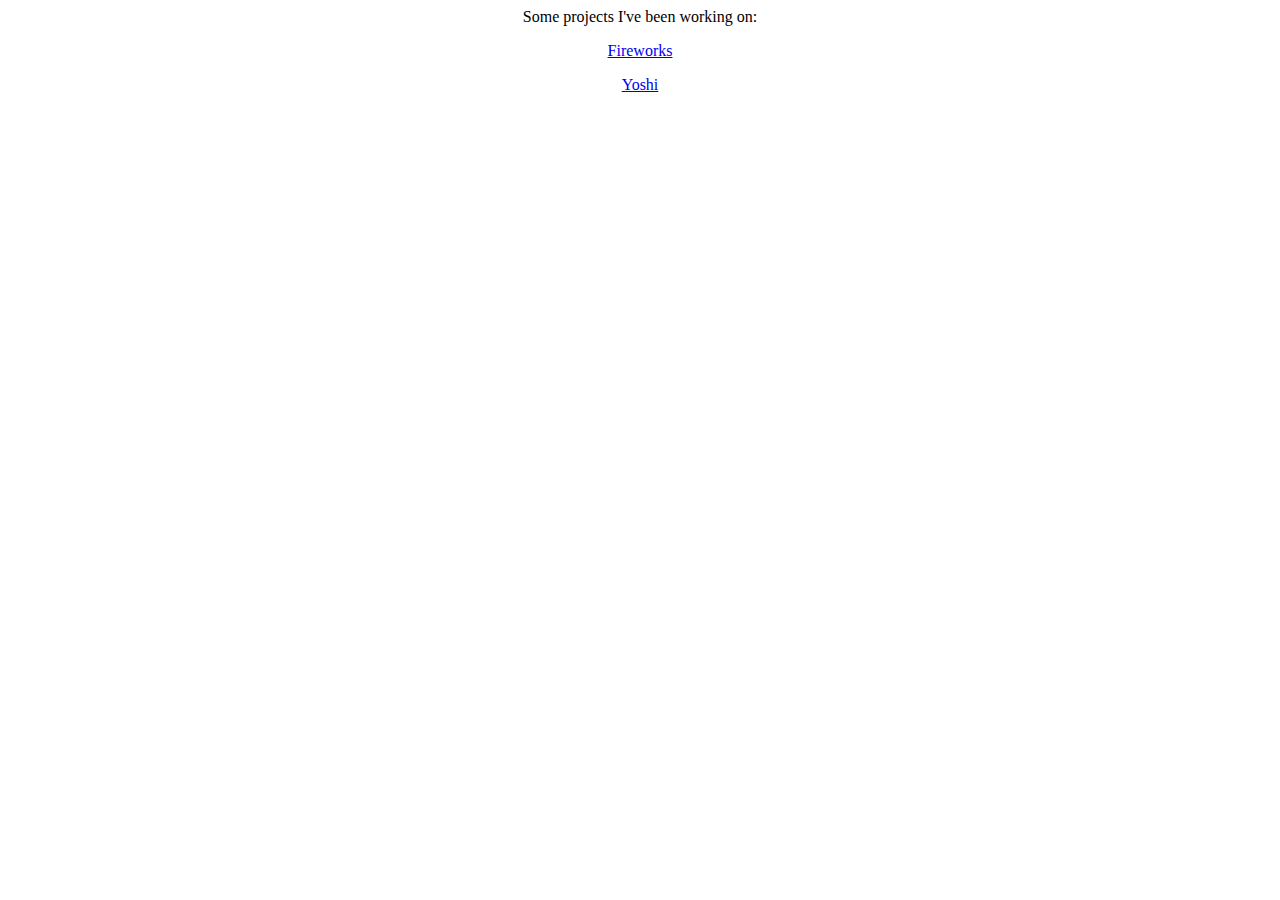
<file: index.html>
<html>
  <head>
    <title>Andy Chiang</title>
  </head>
  <body>
    <div style="text-align:center">
      <p>Some projects I've been working on:</p>
      <p><a href="fireworks" name="fireworks">Fireworks</a></p>
      <p><a href="yoshi" name="yoshi">Yoshi</a></p>
    </div>
  </body>
</html>
</file>
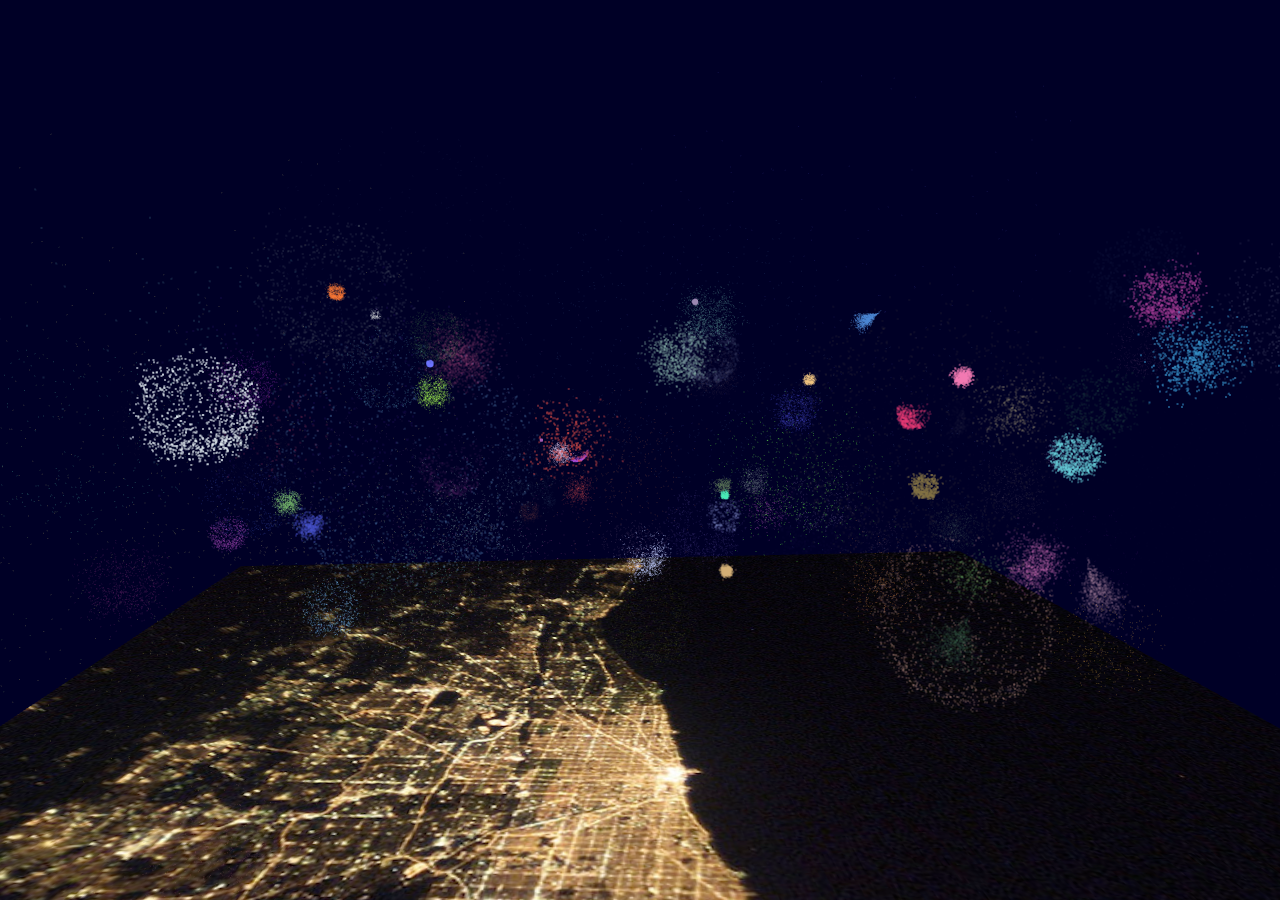
<file: fireworks/index.html>
<!DOCTYPE HTML>
<html lang="en">
<head>

  <title>Fireworks</title>
  <meta charset="utf-8">

  <script id="fireworks-shader-vs" type="x-shader/x-vertex">
    attribute vec3 aVertexPosition;
    attribute vec4 aVertexColor;
    attribute vec3 aVertexVelocity;

    attribute float aVertexAge;
    attribute float aVertexLifetime;
    attribute float aVertexMass;
    attribute float aVertexSize;

    uniform mat4 uMVMatrix;
    uniform mat4 uPMatrix;

    varying vec4 vColor;

    const vec3 cACCEL = vec3(0.0, -1.0 / 500000.0, 0.0);

    void main() {
      vec3 tVertexPosition = aVertexPosition;
      tVertexPosition += aVertexAge * aVertexVelocity;
      tVertexPosition += aVertexMass * (aVertexAge)*(aVertexAge) * cACCEL;

      gl_Position = uPMatrix * uMVMatrix * vec4(tVertexPosition, 1.0);

      float fade = aVertexAge/aVertexLifetime;
      vColor = vec4(1.0,1.0,1.0,(1.0-fade)) * aVertexColor;

      gl_PointSize = aVertexSize;
    }
  </script>

  <script id="fireworks-shader-fs" type="x-shader/x-fragment">
    precision mediump float;

    varying vec4 vColor;
    void main() {
      gl_FragColor = vColor;
    }
  </script>


  <script id="city-shader-vs" type="x-shader/x-vertex">
    attribute vec3 aVertexPosition;
    attribute vec2 aTextureCoordinates;

    uniform mat4 uMVMatrix;
    uniform mat4 uPMatrix;

    varying vec2 vTextureCoordinates;
    varying vec4 vDebugColor;

    void main() {
      gl_Position = uPMatrix * uMVMatrix * vec4(aVertexPosition, 1.0);
      vTextureCoordinates = aTextureCoordinates;
      vDebugColor = vec4(1.0, 1.0, 0.0, 1.0);
    }
  </script>

  <script id="city-shader-fs" type="x-shader/x-fragment">
    precision mediump float;

    varying vec2 vTextureCoordinates;
    varying vec4 vDebugColor;
    uniform sampler2D uSampler;

    void main()
    {
        gl_FragColor = texture2D(uSampler, vTextureCoordinates);
    }

    /*
    void main()
    {
      vec4 sum = vec4(0,0,0,0);
      vec2 coord = vTextureCoordinates;

      for (int i=-4; i<4; i++) {
        for (int j=-4; j<4; j++) {
          sum += texture2D(uSampler, coord+vec2(j,i)*0.004)*0.25;
        }
      }
      if (texture2D(uSampler, coord).r < 0.3) {
        gl_FragColor = sum*sum*0.012 + texture2D(uSampler, coord);
      } else if (texture2D(uSampler, coord).r < 0.5) {
        gl_FragColor = sum*sum*0.009 + texture2D(uSampler, coord);
      } else {
        gl_FragColor = sum*sum*0.0075 + texture2D(uSampler, coord);
      }
    }
    */
  </script>


  <script type="text/javascript" src="lib/glMatrix.min.js"></script>
  <script type="text/javascript" src="src/firework.js"></script>
  <script type="text/javascript" src="src/city.js"></script>
  <script type="text/javascript" src="src/application.js"></script>
  <script type="text/javascript" src="src/default.js"></script>
  <script type="text/javascript" src="src/utility.js"></script>

  <link rel="stylesheet" type="text/css" href="css/default.css"></link>

</head>

<body>
  <canvas id="canvas"></canvas>
</body>

</html>
</file>
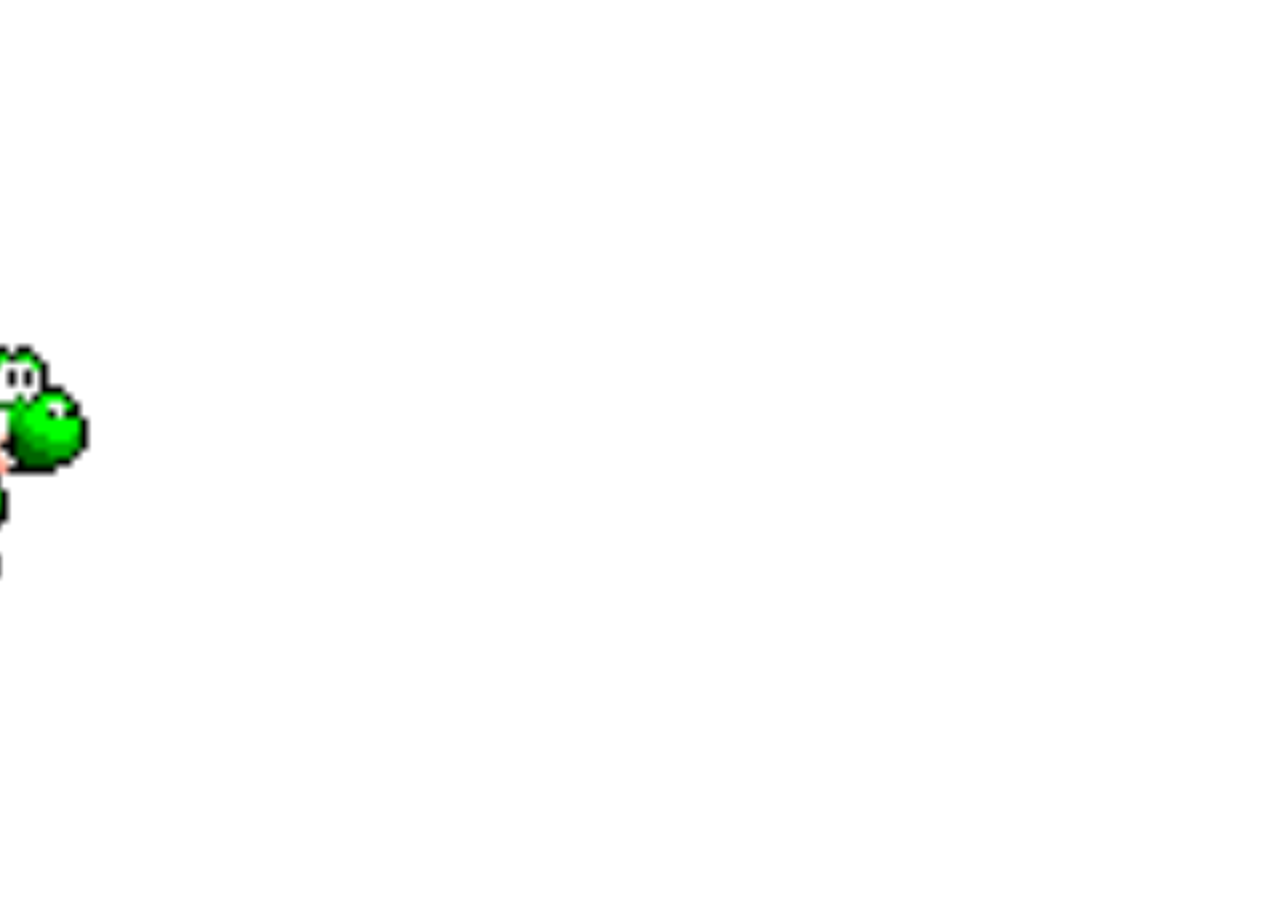
<file: yoshi/index.html>
<!DOCTYPE HTML>
<html>
  <head>
    <title>Yoshi</title>
    <meta charset="utf-8">
    <link rel="stylesheet" type="text/css" href="css/default.css"></link>
    <script type="text/javascript" src="src/yoshi.js"></script>
    <script type="text/javascript" src="src/default.js"></script>
  </head>
  <body>
    <canvas id="canvas"></canvas>
  </body>
</html>
</file>
<file: fireworks/css/default.css>
body {
    margin: 0px;
    padding: 0px;
    background-color: #000;
}
canvas {
    display: block;
}
</file>
<file: yoshi/css/default.css>
body {
    margin: 0px;
    padding: 0px;
}
canvas {
    display: block;
}
</file>
